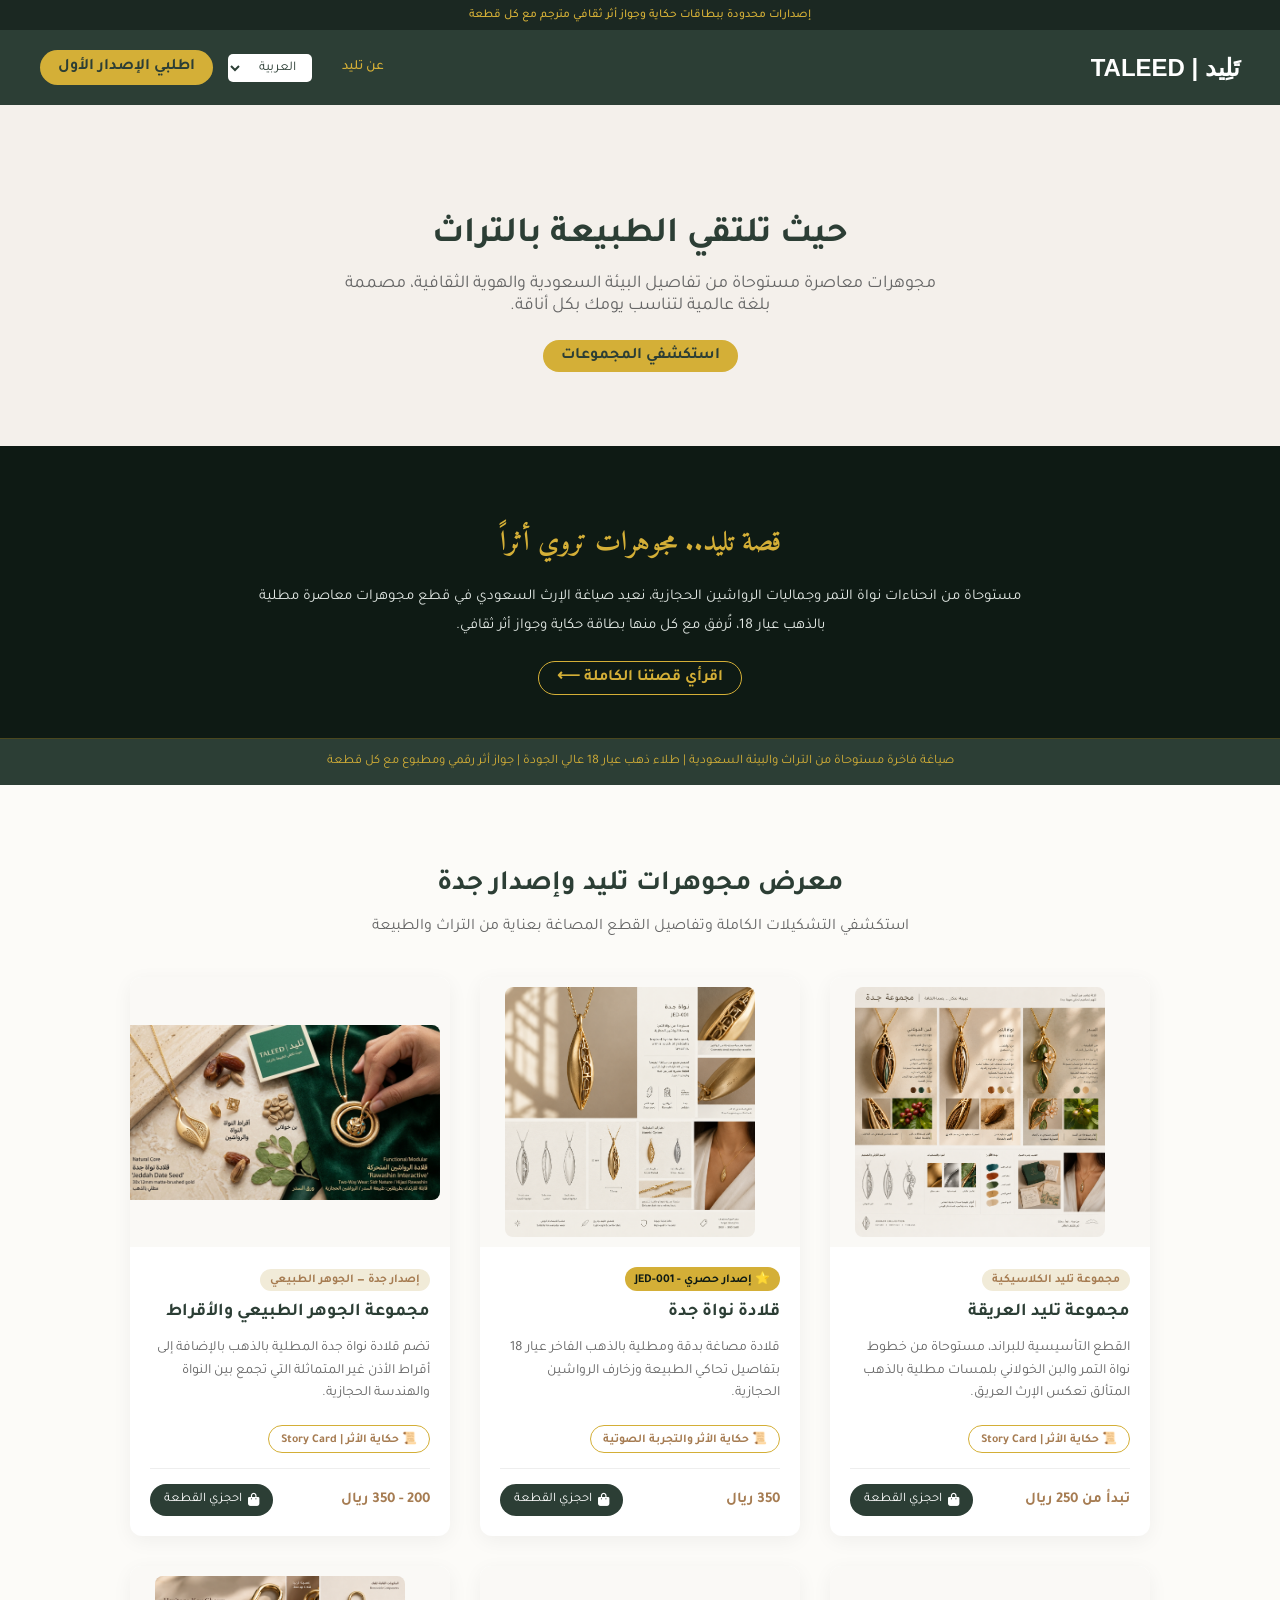
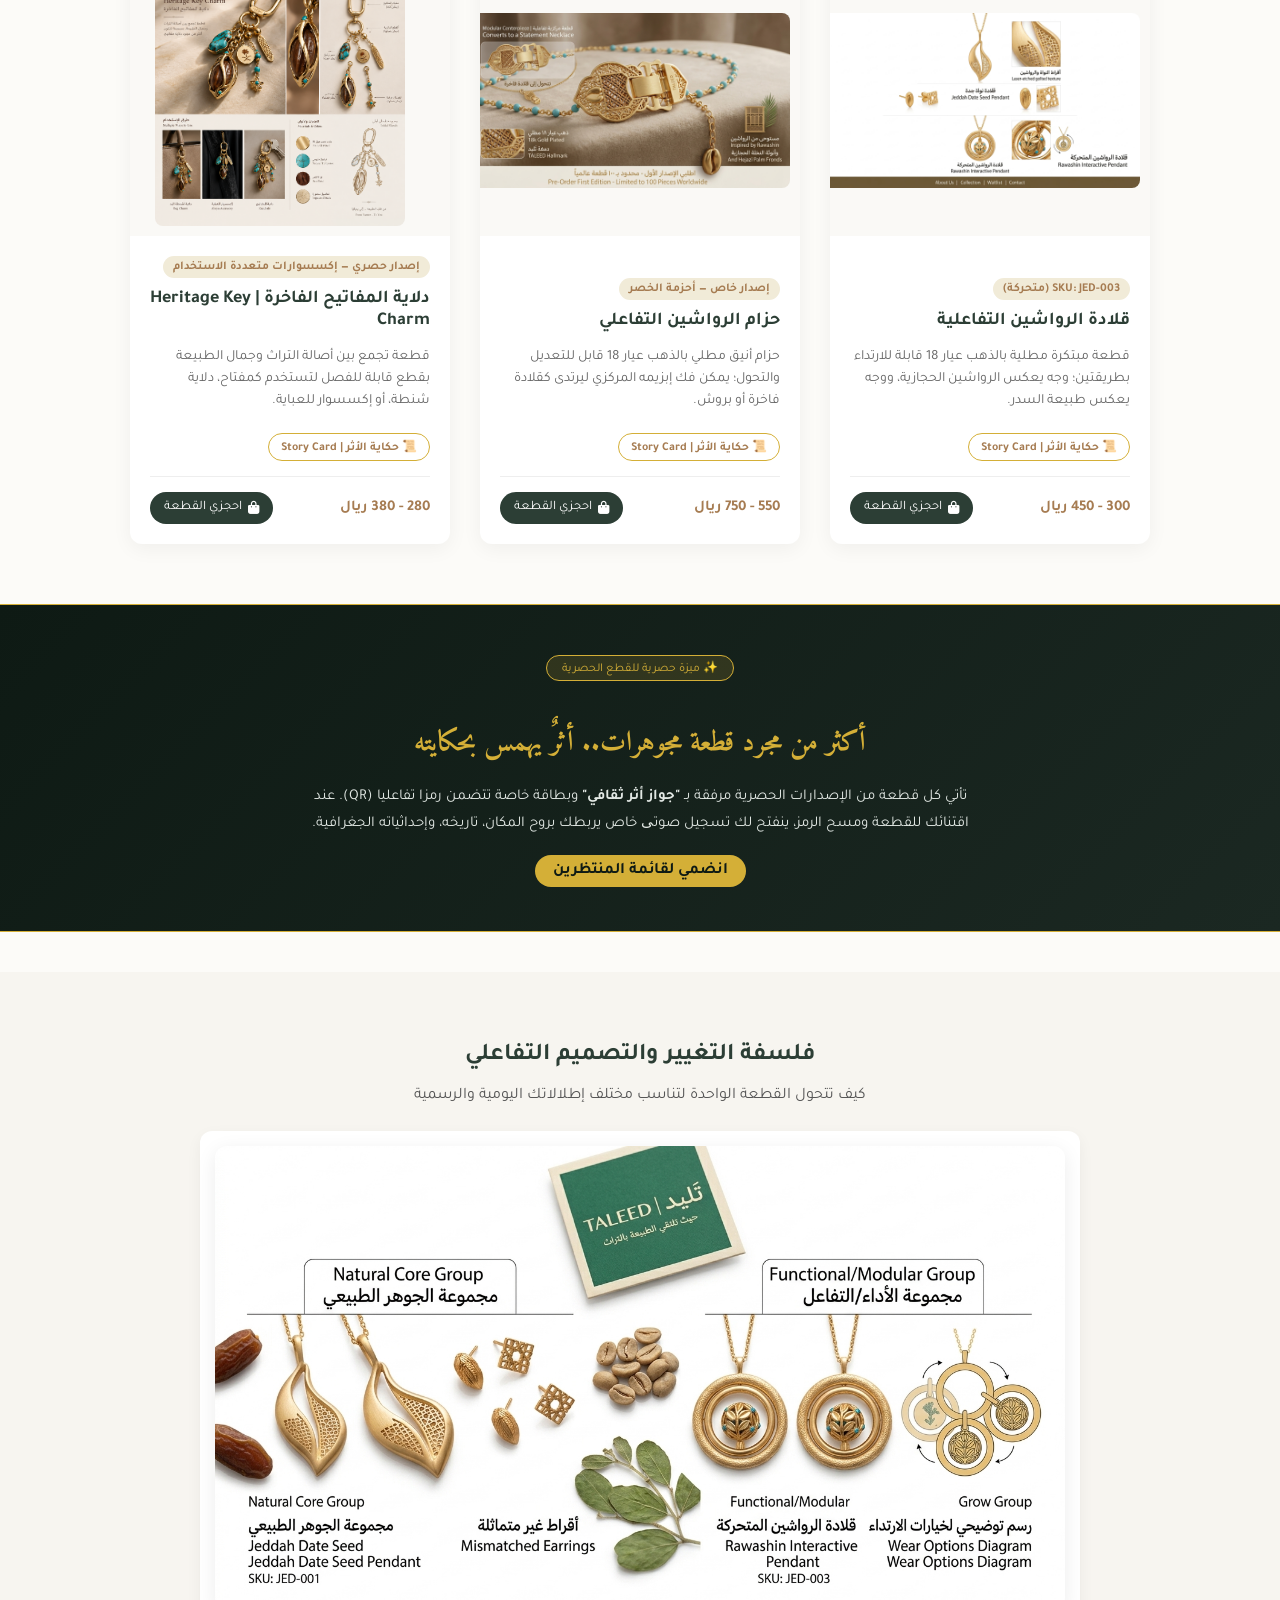
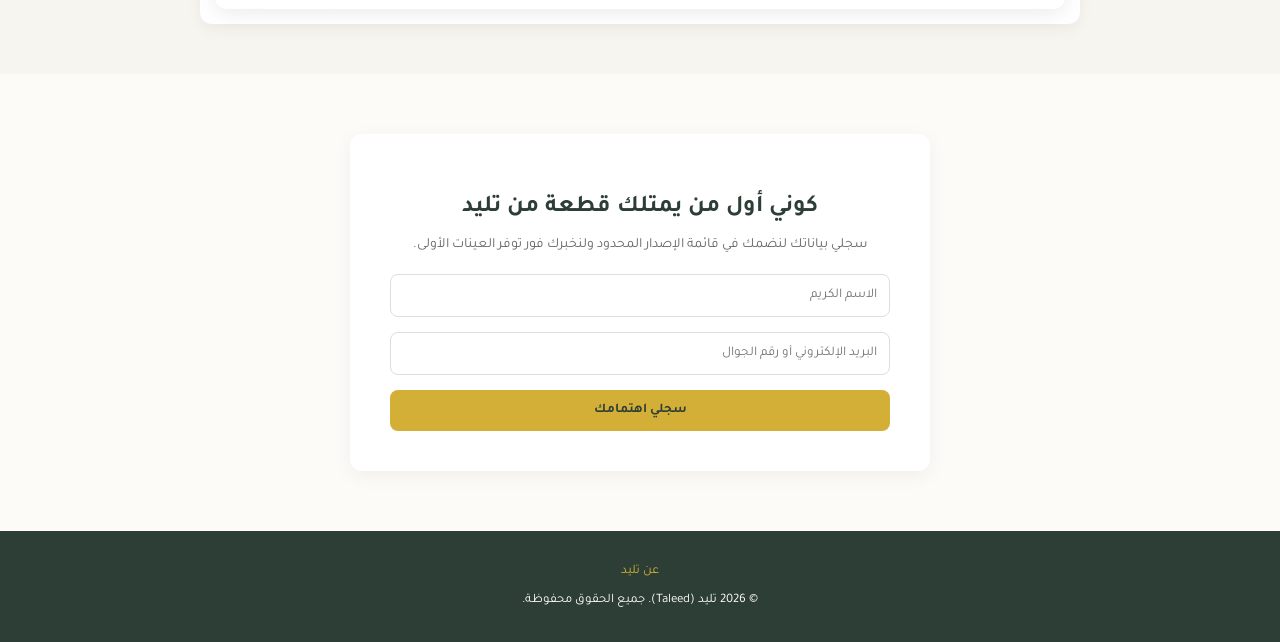
<file: index.html>
<!DOCTYPE html>
<html lang="ar" dir="rtl" id="htmlRoot">
<head>
    <meta charset="UTF-8">
    <meta name="viewport" content="width=device-width, initial-scale=1.0">
    <title id="pageTitle">تليد | مجوهرات معاصرة مستوحاة من التراث</title>
    <!-- استيراد الخطوط والأيقونات -->
    <link href="https://fonts.googleapis.com/css2?family=Tajawal:wght@300;400;500;700&family=Amiri:wght@400;700&display=swap" rel="stylesheet">
    <link rel="stylesheet" href="https://cdnjs.cloudflare.com/ajax/libs/font-awesome/6.4.0/css/all.min.css">
    <link rel="stylesheet" href="style.css">
    <style>
        .story-modal {
            display: none;
            position: fixed;
            top: 0; left: 0; width: 100%; height: 100%;
            background: rgba(14, 26, 20, 0.85);
            backdrop-filter: blur(8px);
            z-index: 1000;
            justify-content: center;
            align-items: center;
            padding: 20px;
        }
        .story-modal-content {
            background: #0E1A14;
            border: 1px solid #D4AF37;
            border-radius: 16px;
            max-width: 450px;
            width: 100%;
            padding: 30px 25px;
            text-align: center;
            color: #F4F1EA;
            box-shadow: 0 20px 40px rgba(0,0,0,0.8);
            position: relative;
        }
        .modal-close {
            position: absolute;
            top: 15px; left: 15px;
            color: #D4AF37;
            font-size: 20px;
            cursor: pointer;
        }
        .modal-title {
            font-family: 'Amiri', serif;
            color: #D4AF37;
            font-size: 22px;
            margin-bottom: 10px;
        }
        .modal-coords {
            font-size: 11px;
            color: #D4AF37;
            border: 1px solid rgba(212, 175, 55, 0.4);
            display: inline-block;
            padding: 3px 12px;
            border-radius: 15px;
            margin-bottom: 15px;
            direction: ltr;
        }
        .modal-text {
            font-size: 14px;
            line-height: 1.8;
            color: #E2E8E4;
            margin-bottom: 20px;
        }
        .experience-teaser {
            background: linear-gradient(135deg, #0E1A14 0%, #1b2822 100%);
            border-top: 1px solid #D4AF37;
            border-bottom: 1px solid #D4AF37;
            color: #F4F1EA;
            padding: 50px 20px;
            text-align: center;
        }
        .teaser-badge {
            background: rgba(212, 175, 55, 0.15);
            color: #D4AF37;
            border: 1px solid #D4AF37;
            font-size: 12px;
            padding: 4px 15px;
            border-radius: 50px;
            display: inline-block;
            margin-bottom: 15px;
        }
    </style>
</head>
<body id="top">

    <!-- شريط الإهداء والحصرية -->
    <div style="background-color: #1b2822; color: #d4af37; font-size: 12px; text-align: center; padding: 8px; font-weight: 500;">
        <span data-ar="إصدارات محدودة ببطاقات حكاية وجواز أثر ثقافي مترجم مع كل قطعة" data-en="Limited editions with story cards and a translated cultural impact passport with every piece">
            إصدارات محدودة ببطاقات حكاية وجواز أثر ثقافي مترجم مع كل قطعة
        </span>
    </div>

    <!-- الهيدر -->
    <header>
        <h1><a href="#top" style="color: inherit; text-decoration: none;">تَلِيد | TALEED</a></h1>
        <div class="header-right">
            <nav style="display: inline-block; margin-left: 15px; margin-right: 15px;">
                <a href="about.html" style="color: #D4AF37; text-decoration: none; font-size: 14px; font-weight: 500;" data-ar="عن تليد" data-en="About Taleed">عن تليد</a>
            </nav>
            <div class="lang-selector">
                <select id="langSelect" onchange="changeLanguage(this.value)">
                    <option value="ar" selected>العربية</option>
                    <option value="en">English</option>
                </select>
            </div>
            <a href="#order" class="btn" data-ar="اطلبي الإصدار الأول" data-en="Order First Edition">اطلبي الإصدار الأول</a>
        </div>
    </header>

    <!-- القسم الرئيسي -->
    <section class="hero">
        <h1 data-ar="حيث تلتقي الطبيعة بالتراث" data-en="Where Nature Meets Heritage">حيث تلتقي الطبيعة بالتراث</h1>
        <p data-ar="مجوهرات معاصرة مستوحاة من تفاصيل البيئة السعودية والهوية الثقافية، مصممة بلغة عالمية لتناسب يومك بكل أناقة." data-en="Contemporary jewelry inspired by the details of the Saudi environment and cultural identity, designed with a global language to suit your everyday elegance.">مجوهرات معاصرة مستوحاة من تفاصيل البيئة السعودية والهوية الثقافية، مصممة بلغة عالمية لتناسب يومك بكل أناقة.</p>
        <a href="#products" class="btn" data-ar="استكشفي المجموعات" data-en="Explore Collections">استكشفي المجموعات</a>
    </section>

    <!-- قسم نبذة تشويقية عن البراند -->
    <section style="background-color: #0E1A14; color: #F4F1EA; padding: 50px 20px; text-align: center; border-bottom: 1px solid rgba(212, 175, 55, 0.3);">
        <div style="max-width: 800px; margin: 0 auto;">
            <h2 style="font-family: 'Amiri', serif; color: #D4AF37; font-size: 28px; margin-bottom: 15px;" data-ar="قصة تليد.. مجوهرات تروي أثراً" data-en="The Story of Taleed.. Jewelry Telling a Legacy">قصة تليد.. مجوهرات تروي أثراً</h2>
            <p style="font-size: 15px; line-height: 1.9; color: #E2E8E4; margin-bottom: 25px;" 
               data-ar="مستوحاة من انحناءات نواة التمر وجماليات الرواشين الحجازية، نعيد صياغة الإرث السعودي في قطع مجوهرات معاصرة مطلية بالذهب عيار 18، تُرفق مع كل منها بطاقة حكاية وجواز أثر ثقافي." 
               data-en="Inspired by the curves of date pits and Hijazi Rawasheen aesthetics, we reimagine Saudi heritage in modern 18K gold-plated jewelry pieces, each accompanied by a story card and cultural passport.">
                مستوحاة من انحناءات نواة التمر وجماليات الرواشين الحجازية، نعيد صياغة الإرث السعودي في قطع مجوهرات معاصرة مطلية بالذهب عيار 18، تُرفق مع كل منها بطاقة حكاية وجواز أثر ثقافي.
            </p>
            <a href="about.html" class="btn" style="background: transparent; border: 1px solid #D4AF37; color: #D4AF37;" data-ar="اقرأي قصتنا الكاملة ⟵" data-en="Read Our Full Story ⟶">اقرأي قصتنا الكاملة ⟵</a>
        </div>
    </section>

    <!-- شريط المميزات -->
    <section style="background-color: #2c3e35; color: #d4af37; padding: 15px 20px; text-align: center; font-size: 13px;">
        <span data-ar="صياغة فاخرة مستوحاة من التراث والبيئة السعودية | طلاء ذهب عيار 18 عالي الجودة | جواز أثر رقمي ومطبوع مع كل قطعة" data-en="Luxury craftsmanship inspired by Saudi heritage | High-quality 18K gold plating | Digital & printed cultural passport with every piece">
            صياغة فاخرة مستوحاة من التراث والبيئة السعودية | طلاء ذهب عيار 18 عالي الجودة | جواز أثر رقمي ومطبوع مع كل قطعة
        </span>
    </section>

    <!-- معرض المنتجات الشامل -->
    <section id="products">
        <h2 style="text-align: center; color: #2c3e35;" data-ar="معرض مجوهرات تليد وإصدار جدة" data-en="Taleed Jewelry Showcase & Jeddah Edition">معرض مجوهرات تليد وإصدار جدة</h2>
        <p style="text-align: center; margin-bottom: 40px; color: #666;" data-ar="استكشفي التشكيلات الكاملة وتفاصيل القطع المصاغة بعناية من التراث والطبيعة" data-en="Explore the complete collections and meticulously crafted pieces inspired by heritage and nature">استكشفي التشكيلات الكاملة وتفاصيل القطع المصاغة بعناية من التراث والطبيعة</p>
        
        <div class="product-showcase">
            
            <!-- 1. مجموعة تليد الأساسية -->
            <div class="product-item">
                <div class="product-visual">
                    <img src="talid-collection.png" alt="مجموعة تليد الأساسية">
                </div>
                <div class="product-info">
                    <span class="product-tag" data-ar="مجموعة تليد الكلاسيكية" data-en="Taleed Classic Collection">مجموعة تليد الكلاسيكية</span>
                    <h3 data-ar="مجموعة تليد العريقة" data-en="The Heritage Collection">مجموعة تليد العريقة</h3>
                    <p data-ar="القطع التأسيسية للبراند، مستوحاة من خطوط نواة التمر والبن الخولاني بلمسات مطلية بالذهب المتألق تعكس الإرث العريق." data-en="Foundational pieces inspired by date pits and Khawlani coffee beans, with radiant gold-plated touches reflecting deep heritage.">القطع التأسيسية للبراند، مستوحاة من خطوط نواة التمر والبن الخولاني بلمسات مطلية بالذهب المتألق تعكس الإرث العريق.</p>
                    <div style="margin-bottom: 15px;">
                        <button onclick="openStoryModal('مجموعة تليد العريقة', 'Taleed Heritage Collection', '📍 24.7136° N, 46.6753° E', 'قطع تأسيسية تعبر عن أصالة النخيل وكرم الضيافة بأسلوب معاصر.', 'Foundational pieces expressing the authenticity of palms and hospitality in a contemporary style.')" 
                                style="background: none; border: 1px solid #d4af37; color: #a67c52; padding: 5px 12px; border-radius: 15px; cursor: pointer; font-family: Tajawal; font-size: 12px; font-weight: bold;"
                                data-ar="📜 حكاية الأثر | Story Card" data-en="📜 Story Card">📜 حكاية الأثر | Story Card</button>
                    </div>
                    <div class="product-actions">
                        <span class="price" data-ar="تبدأ من 250 ريال" data-en="Starts from 250 SAR">تبدأ من 250 ريال</span>
                        <a href="#order" class="add-to-cart-btn"><i class="fas fa-shopping-bag"></i> <span data-ar="احجزي القطعة" data-en="Reserve Piece">احجزي القطعة</span></a>
                    </div>
                </div>
            </div>

            <!-- 2. قلادة نواة جدة (إصدار حصري) -->
            <div class="product-item">
                <div class="product-visual">
                    <img src="jed-001.png" alt="قلادة نواة جدة">
                </div>
                <div class="product-info">
                    <span class="product-tag" style="background-color: #D4AF37; color: #0E1A14; font-weight: bold;" data-ar="⭐ إصدار حصري - JED-001" data-en="⭐ Exclusive Edition - JED-001">⭐ إصدار حصري - JED-001</span>
                    <h3 data-ar="قلادة نواة جدة" data-en="Jeddah Date Pit Pendant">قلادة نواة جدة</h3>
                    <p data-ar="قلادة مصاغة بدقة ومطلية بالذهب الفاخر عيار 18 بتفاصيل تحاكي الطبيعة وزخارف الرواشين الحجازية." data-en="A meticulously crafted pendant plated in luxurious 18K gold with details mimicking nature and Hijazi Rawasheen motifs.">قلادة مصاغة بدقة ومطلية بالذهب الفاخر عيار 18 بتفاصيل تحاكي الطبيعة وزخارف الرواشين الحجازية.</p>
                    <div style="margin-bottom: 15px;">
                        <button onclick="openStoryModal('قلادة نواة جدة', 'Jeddah Date Pit Pendant', '📍 21.5433° N, 39.1728° E', 'تجمع بين انحناءات النواة وانسيابية المشربيات الحجازية في جدة التاريخية. تأتي هذه القطعة الحصرية مع بطاقة أثر تحمل رمزاً صوتياً خاصاً بعد الشراء.', 'Combines date pit curves with the fluidity of Hijazi Mashrabiya in Historic Jeddah. Comes with a unique audio QR card after purchase.')" 
                                style="background: none; border: 1px solid #d4af37; color: #a67c52; padding: 5px 12px; border-radius: 15px; cursor: pointer; font-family: Tajawal; font-size: 12px; font-weight: bold;"
                                data-ar="📜 حكاية الأثر والتجربة الصوتية" data-en="📜 Story & Audio Experience">📜 حكاية الأثر والتجربة الصوتية</button>
                    </div>
                    <div class="product-actions">
                        <span class="price" data-ar="350 ريال" data-en="350 SAR">350 ريال</span>
                        <a href="#order" class="add-to-cart-btn"><i class="fas fa-shopping-bag"></i> <span data-ar="احجزي القطعة" data-en="Reserve Piece">احجزي القطعة</span></a>
                    </div>
                </div>
            </div>

            <!-- 3. مجموعة الجوهر الطبيعي -->
            <div class="product-item">
                <div class="product-visual">
                    <img src="natural-core-collection.png.jpg" alt="مجموعة الجوهر الطبيعي">
                </div>
                <div class="product-info">
                    <span class="product-tag" data-ar="إصدار جدة — الجوهر الطبيعي" data-en="Jeddah Edition — Natural Core">إصدار جدة — الجوهر الطبيعي</span>
                    <h3 data-ar="مجموعة الجوهر الطبيعي والأقراط" data-en="Natural Core Collection & Earrings">مجموعة الجوهر الطبيعي والأقراط</h3>
                    <p data-ar="تضم قلادة نواة جدة المطلية بالذهب بالإضافة إلى أقراط الأذن غير المتماثلة التي تجمع بين النواة والهندسة الحجازية." data-en="Includes the gold-plated Jeddah pendant alongside asymmetrical earrings blending the date pit with Hijazi architecture.">تضم قلادة نواة جدة المطلية بالذهب بالإضافة إلى أقراط الأذن غير المتماثلة التي تجمع بين النواة والهندسة الحجازية.</p>
                    <div style="margin-bottom: 15px;">
                        <button onclick="openStoryModal('مجموعة الجوهر الطبيعي', 'Natural Core Collection', '📍 21.5433° N, 39.1728° E', 'تصميم الأقراط غير المتماثلة يعكس الفلسفة المعمارية الحديثة القائمة على التباين والتناغم الحجازي.', 'Asymmetrical earrings design reflects modern architectural philosophy based on contrast and Hijazi harmony.')" 
                                style="background: none; border: 1px solid #d4af37; color: #a67c52; padding: 5px 12px; border-radius: 15px; cursor: pointer; font-family: Tajawal; font-size: 12px; font-weight: bold;"
                                data-ar="📜 حكاية الأثر | Story Card" data-en="📜 Story Card">📜 حكاية الأثر | Story Card</button>
                    </div>
                    <div class="product-actions">
                        <span class="price" data-ar="200 - 350 ريال" data-en="200 - 350 SAR">200 - 350 ريال</span>
                        <a href="#order" class="add-to-cart-btn"><i class="fas fa-shopping-bag"></i> <span data-ar="احجزي القطعة" data-en="Reserve Piece">احجزي القطعة</span></a>
                    </div>
                </div>
            </div>

            <!-- 4. قلادة الرواشين التفاعلية -->
            <div class="product-item">
                <div class="product-visual">
                    <img id="modularPendantImg" src="rawashin-interactive.png.jpg" alt="قلادة الرواشين المتحركة">
                </div>
                <div class="product-info">
                    <span class="product-tag" data-ar="SKU: JED-003 (متحركة)" data-en="SKU: JED-003 (Modular)">SKU: JED-003 (متحركة)</span>
                    <h3 data-ar="قلادة الرواشين التفاعلية" data-en="Interactive Rawashin Pendant">قلادة الرواشين التفاعلية</h3>
                    <p data-ar="قطعة مبتكرة مطلية بالذهب عيار 18 قابلة للارتداء بطريقتين؛ وجه يعكس الرواشين الحجازية، ووجه يعكس طبيعة السدر." data-en="An innovative 18K gold-plated piece wearable two ways; one side reflecting Hijazi Rawasheen, the other Sidr nature.">قطعة مبتكرة مطلية بالذهب عيار 18 قابلة للارتداء بطريقتين؛ وجه يعكس الرواشين الحجازية، ووجه يعكس طبيعة السدر.</p>
                    <div style="margin-bottom: 15px;">
                        <button onclick="openStoryModal('قلادة الرواشين التفاعلية', 'Interactive Rawashin Pendant', '📍 21.5433° N, 39.1728° E', 'تصميم معاصر قابل للدوران يمنحك خيار التبديل بين الأصالة الحجازية وأناقة الطبيعة بلمسة واحدة.', 'A rotatable contemporary design giving you the option to switch between Hijazi authenticity and nature elegance.')" 
                                style="background: none; border: 1px solid #d4af37; color: #a67c52; padding: 5px 12px; border-radius: 15px; cursor: pointer; font-family: Tajawal; font-size: 12px; font-weight: bold;"
                                data-ar="📜 حكاية الأثر | Story Card" data-en="📜 Story Card">📜 حكاية الأثر | Story Card</button>
                    </div>
                    <div class="product-actions">
                        <span class="price" data-ar="300 - 450 ريال" data-en="300 - 450 SAR">300 - 450 ريال</span>
                        <a href="#order" class="add-to-cart-btn"><i class="fas fa-shopping-bag"></i> <span data-ar="احجزي القطعة" data-en="Reserve Piece">احجزي القطعة</span></a>
                    </div>
                </div>
            </div>

            <!-- 5. حزام الرواشين التفاعلي -->
            <div class="product-item">
                <div class="product-visual">
                    <img src="Taleed-belt.jpg" alt="حزام الرواشين التفاعلي">
                </div>
                <div class="product-info">
                    <span class="product-tag" data-ar="إصدار خاص — أحزمة الخصر" data-en="Special Edition — Waist Belts">إصدار خاص — أحزمة الخصر</span>
                    <h3 data-ar="حزام الرواشين التفاعلي" data-en="Interactive Rawashin Belt">حزام الرواشين التفاعلي</h3>
                    <p data-ar="حزام أنيق مطلي بالذهب عيار 18 قابل للتعديل والتحول؛ يمكن فك إبزيمه المركزي ليرتدى كقلادة فاخرة أو بروش." data-en="An elegant 18K gold-plated adjustable belt; its central buckle can be detached to wear as a luxury pendant or brooch.">حزام أنيق مطلي بالذهب عيار 18 قابل للتعديل والتحول؛ يمكن فك إبزيمه المركزي ليرتدى كقلادة فاخرة أو بروش.</p>
                    <div style="margin-bottom: 15px;">
                        <button onclick="openStoryModal('حزام الرواشين التفاعلي', 'Interactive Rawashin Belt', '📍 21.5433° N, 39.1728° E', 'مستوحى من المحزم الحجازي الأصيل بإعادة صياغة عصرية تسمح بتنسيقه مع العبايات.', 'Inspired by the authentic Hijazi belt reimagined in a modern style to coordinate with Abayas.')" 
                                style="background: none; border: 1px solid #d4af37; color: #a67c52; padding: 5px 12px; border-radius: 15px; cursor: pointer; font-family: Tajawal; font-size: 12px; font-weight: bold;"
                                data-ar="📜 حكاية الأثر | Story Card" data-en="📜 Story Card">📜 حكاية الأثر | Story Card</button>
                    </div>
                    <div class="product-actions">
                        <span class="price" data-ar="550 - 750 ريال" data-en="550 - 750 SAR">550 - 750 ريال</span>
                        <a href="#order" class="add-to-cart-btn"><i class="fas fa-shopping-bag"></i> <span data-ar="احجزي القطعة" data-en="Reserve Piece">احجزي القطعة</span></a>
                    </div>
                </div>
            </div>

            <!-- 6. دلاية المفاتيح الفاخرة -->
            <div class="product-item">
                <div class="product-visual">
                    <img src="Key-charm.png" alt="دلاية المفاتيح الفاخرة">
                </div>
                <div class="product-info">
                    <span class="product-tag" data-ar="إصدار حصري — إكسسوارات متعددة الاستخدام" data-en="Exclusive Edition — Multi-use Accessories">إصدار حصري — إكسسوارات متعددة الاستخدام</span>
                    <h3 data-ar="دلاية المفاتيح الفاخرة | Heritage Key Charm" data-en="Heritage Key Charm">دلاية المفاتيح الفاخرة | Heritage Key Charm</h3>
                    <p data-ar="قطعة تجمع بين أصالة التراث وجمال الطبيعة بقطع قابلة للفصل لتستخدم كمفتاح، دلاية شنطة، أو إكسسوار للعباية." data-en="A piece blending heritage and nature with detachable parts to use as a keychain, bag charm, or abaya accessory.">قطعة تجمع بين أصالة التراث وجمال الطبيعة بقطع قابلة للفصل لتستخدم كمفتاح، دلاية شنطة، أو إكسسوار للعباية.</p>
                    <div style="margin-bottom: 15px;">
                        <button onclick="openStoryModal('دلاية المفاتيح الفاخرة', 'Heritage Key Charm', '📍 21.5433° N, 39.1728° E', 'مصاغة بذهب عيار 18 والتركواز الطبيعي، مستوحاة من عراقة النخيل والهندسة المعمارية.', 'Crafted in 18K gold and natural turquoise, inspired by palm heritage and architecture.')" 
                                style="background: none; border: 1px solid #d4af37; color: #a67c52; padding: 5px 12px; border-radius: 15px; cursor: pointer; font-family: Tajawal; font-size: 12px; font-weight: bold;"
                                data-ar="📜 حكاية الأثر | Story Card" data-en="📜 Story Card">📜 حكاية الأثر | Story Card</button>
                    </div>
                    <div class="product-actions">
                        <span class="price" data-ar="280 - 380 ريال" data-en="280 - 380 SAR">280 - 380 ريال</span>
                        <a href="#order" class="add-to-cart-btn"><i class="fas fa-shopping-bag"></i> <span data-ar="احجزي القطعة" data-en="Reserve Piece">احجزي القطعة</span></a>
                    </div>
                </div>
            </div>

        </div>
    </section>

    <!-- قسم تشويقي خاص بـ تجربة الأثر والصوت -->
    <section class="experience-teaser">
        <div style="max-width: 700px; margin: 0 auto;">
            <div class="teaser-badge" data-ar="✨ ميزة حصرية للقطع الحصرية" data-en="✨ Exclusive Feature for Limited Pieces">✨ ميزة حصرية للقطع الحصرية</div>
            <h2 style="font-family: 'Amiri', serif; color: #D4AF37; font-size: 28px; margin-bottom: 15px;" data-ar="أكثر من مجرد قطعة مجوهرات.. أثرٌ يهمس بحكايته" data-en="More Than Just Jewelry.. An Impact Whispering Its Story">أكثر من مجرد قطعة مجوهرات.. أثرٌ يهمس بحكايته</h2>
            <p style="font-size: 15px; line-height: 1.8; color: #E2E8E4; margin-bottom: 25px;" data-ar="تأتي كل قطعة من الإصدارات الحصرية مرفقة بـ &lt;strong&gt;&quot;جواز أثر ثقافي&quot;&lt;/strong&gt; وبطاقة خاصة تتضمن رمزا تفاعليا (QR). عند اقتنائك للقطعة ومسح الرمز، ينفتح لك تسجيل صوتی خاص يربطك بروح المكان، تاريخه، وإحداثياته الجغرافية." data-en="Each piece from the exclusive editions comes with a &lt;strong&gt;&quot;Cultural Impact Passport&quot;&lt;/strong&gt; and a special card containing a QR code. When you acquire the piece and scan the code, a private audio recording opens, connecting you to the soul, history, and coordinates of the place.">
                تأتي كل قطعة من الإصدارات الحصرية مرفقة بـ <strong>"جواز أثر ثقافي"</strong> وبطاقة خاصة تتضمن رمزا تفاعليا (QR). عند اقتنائك للقطعة ومسح الرمز، ينفتح لك تسجيل صوتی خاص يربطك بروح المكان، تاريخه، وإحداثياته الجغرافية.
            </p>
            <a href="#order" class="btn" style="background-color: #D4AF37; color: #0E1A14; font-weight: bold;" data-ar="انضمي لقائمة المنتظرين" data-en="Join the Waitlist">انضمي لقائمة المنتظرين</a>
        </div>
    </section>

    <!-- قسم فلسفة التغيير والتصميم التفاعلي -->
    <section class="diagram-section" style="background-color: #f7f5f0; padding: 50px 20px; text-align: center;">
        <h2 style="color: #2c3e35; font-family: Tajawal; margin-bottom: 10px;" data-ar="فلسفة التغيير والتصميم التفاعلي" data-en="Philosophy of Transformation & Modular Design">فلسفة التغيير والتصميم التفاعلي</h2>
        <p style="margin-bottom: 25px; color: #555;" data-ar="كيف تتحول القطعة الواحدة لتناسب مختلف إطلالاتك اليومية والرسمية" data-en="How a single piece transforms to suit your daily and formal looks">كيف تتحول القطعة الواحدة لتناسب مختلف إطلالاتك اليومية والرسمية</p>
        <div class="img-container" style="max-width: 850px; margin: 0 auto;">
            <img src="wear-options-diagram.png.jpg" alt="رسم توضيحي لخيارات الارتداء" style="width: 100%; border-radius: 12px; box-shadow: 0 5px 20px rgba(0,0,0,0.08);">
        </div>
    </section>

    <!-- قسم الطلب المسبق -->
    <section id="order">
        <div class="waitlist">
            <h2 data-ar="كوني أول من يمتلك قطعة من تليد" data-en="Be the First to Own a Taleed Piece">كوني أول من يمتلك قطعة من تليد</h2>
            <p data-ar="سجلي بياناتك لنضمك في قائمة الإصدار المحدود ولنخبرك فور توفر العينات الأولى." data-en="Register your details to join the limited edition waitlist and be notified when the first samples arrive.">سجلي بياناتك لنضمك في قائمة الإصدار المحدود ولنخبرك فور توفر العينات الأولى.</p>
            <form onsubmit="handleFormSubmit(event)">
                <input type="text" id="nameInput" placeholder="الاسم الكريم" required data-ar-placeholder="الاسم الكريم" data-en-placeholder="Full Name">
                <input type="email" id="emailInput" placeholder="البريد الإلكتروني أو رقم الجوال" required data-ar-placeholder="البريد الإلكتروني أو رقم الجوال" data-en-placeholder="Email or Phone Number">
                <button type="submit" class="btn" style="background-color: #D4AF37; color: #2C3E35;" data-ar="سجلي اهتمامك" data-en="Register Interest">سجلي اهتمامك</button>
            </form>
        </div>
    </section>

    <!-- النافذة المنبثقة الفاخرة لعرض حكاية الأثر -->
    <div id="storyModal" class="story-modal">
        <div class="story-modal-content">
            <span class="modal-close" onclick="closeStoryModal()">&times;</span>
            <div id="modalTitle" class="modal-title">عنوان القطعة</div>
            <div id="modalCoords" class="modal-coords">📍 الإحداثيات الجغرافية</div>
            <p id="modalText" class="modal-text">تفاصيل قصة الأثر...</p>
            <button onclick="closeStoryModal()" style="background: #D4AF37; border: none; color: #0E1A14; padding: 8px 20px; border-radius: 20px; font-weight: bold; cursor: pointer; font-family: Tajawal;" data-ar="إغلاق" data-en="Close">إغلاق</button>
        </div>
    </div>

    <footer>
        <p style="margin-bottom: 10px;">
            <a href="about.html" style="color: #D4AF37; text-decoration: none; font-size: 13px;" data-ar="عن تليد" data-en="About Taleed">عن تليد</a>
        </p>
        <p data-ar="&copy; 2026 تليد (Taleed). جميع الحقوق محفوظة." data-en="&copy; 2026 Taleed. All rights reserved.">&copy; 2026 تليد (Taleed). جميع الحقوق محفوظة.</p>
    </footer>

    <!-- استدعاء ملف الجافاسكريبت الموحد -->
    <script src="script.js"></script>
</body>
</html>
</file>
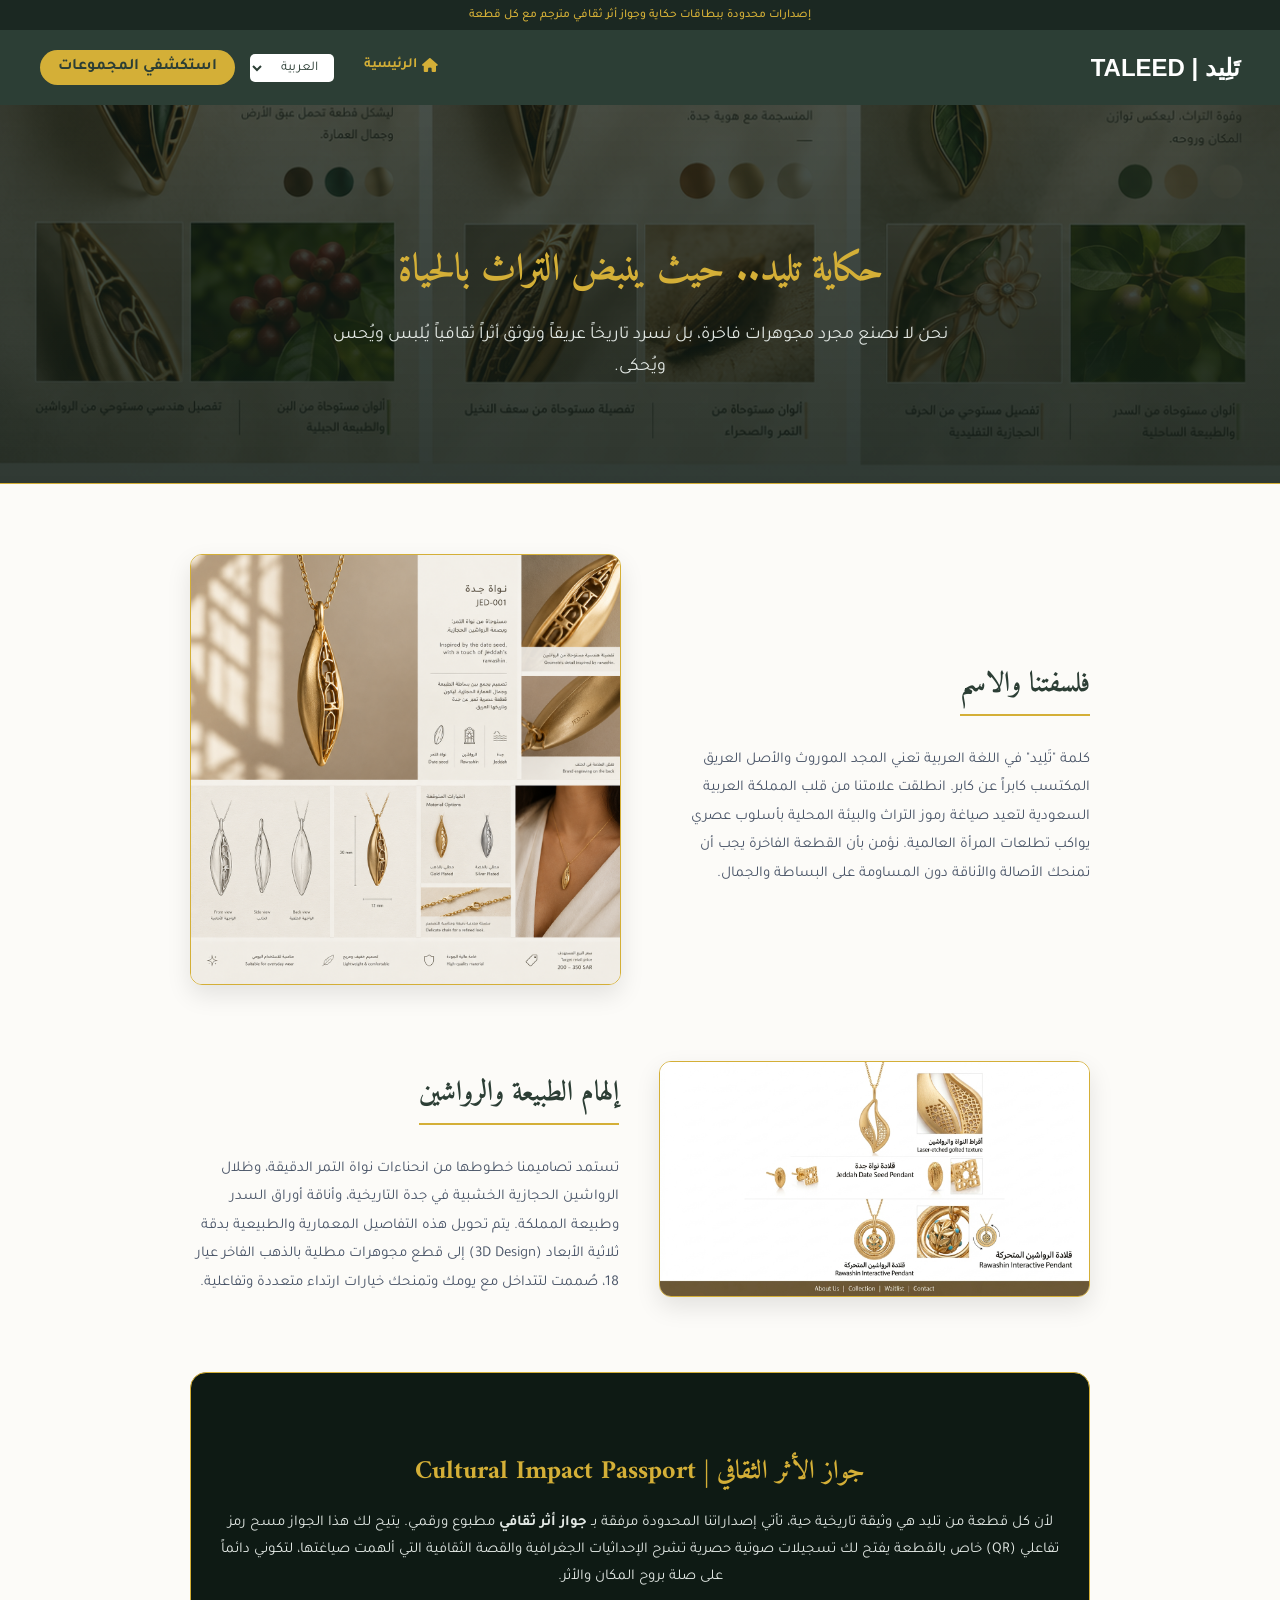
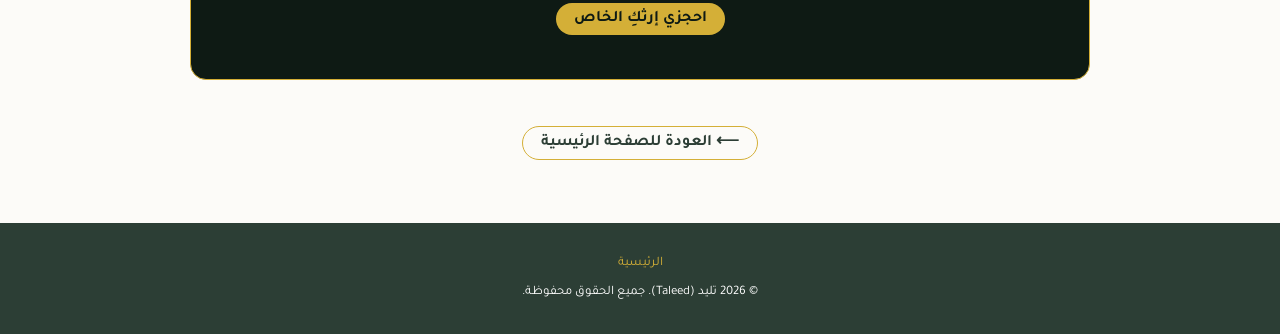
<file: about.html>
<!DOCTYPE html>
<html lang="ar" dir="rtl" id="htmlRoot">
<head>
    <meta charset="UTF-8">
    <meta name="viewport" content="width=device-width, initial-scale=1.0">
    <title id="pageTitle">عن تليد | أصالة التراث بأناقة معاصرة</title>
    <!-- استيراد الخطوط والأيقونات -->
    <link href="https://fonts.googleapis.com/css2?family=Tajawal:wght@300;400;500;700&family=Amiri:wght@400;700&display=swap" rel="stylesheet">
    <link rel="stylesheet" href="https://cdnjs.cloudflare.com/ajax/libs/font-awesome/6.4.0/css/all.min.css">
    <link rel="stylesheet" href="style.css">
    <style>
        .about-hero {
            background: linear-gradient(rgba(14, 26, 20, 0.75), rgba(14, 26, 20, 0.85)), url('talid-collection.png') center/cover no-repeat;
            padding: 100px 20px;
            text-align: center;
            color: #F4F1EA;
            border-bottom: 1px solid #D4AF37;
        }
        .about-hero h1 {
            font-family: 'Amiri', serif;
            color: #D4AF37;
            font-size: 38px;
            margin-bottom: 15px;
        }
        .about-hero p {
            font-size: 18px;
            max-width: 650px;
            margin: 0 auto;
            color: #E2E8E4;
            line-height: 1.8;
        }
        .about-section {
            padding: 70px 20px;
            max-width: 900px;
            margin: 0 auto;
        }
        .story-block {
            display: flex;
            align-items: center;
            gap: 40px;
            margin-bottom: 60px;
            flex-wrap: wrap;
        }
        .story-block:nth-child(even) {
            flex-direction: row-reverse;
        }
        .story-text {
            flex: 1;
            min-width: 300px;
        }
        .story-text h2 {
            font-family: 'Amiri', serif;
            color: #2C3E35;
            font-size: 28px;
            margin-bottom: 15px;
            border-bottom: 2px solid #D4AF37;
            display: inline-block;
            padding-bottom: 5px;
        }
        .story-text p {
            color: #4A5568;
            line-height: 1.9;
            font-size: 15px;
        }
        .story-img {
            flex: 1;
            min-width: 280px;
            border-radius: 12px;
            overflow: hidden;
            border: 1px solid #D4AF37;
            box-shadow: 0 10px 25px rgba(0,0,0,0.1);
        }
        .story-img img {
            width: 100%;
            height: auto;
            display: block;
            transition: transform 0.5s ease;
        }
        .story-img:hover img {
            transform: scale(1.03);
        }
        .passport-highlight {
            background-color: #0E1A14;
            color: #F4F1EA;
            padding: 50px 30px;
            border-radius: 16px;
            border: 1px solid #D4AF37;
            text-align: center;
            margin-top: 40px;
        }
        .passport-highlight h3 {
            font-family: 'Amiri', serif;
            color: #D4AF37;
            font-size: 26px;
            margin-bottom: 15px;
        }
        .back-nav-btn {
            color: #D4AF37;
            text-decoration: none;
            font-size: 14px;
            font-weight: bold;
            margin-left: 15px;
            margin-right: 15px;
            display: inline-flex;
            align-items: center;
            gap: 5px;
        }
    </style>
</head>
<body id="top">

    <!-- شريط الإهداء والحصرية -->
    <div style="background-color: #1b2822; color: #d4af37; font-size: 12px; text-align: center; padding: 8px; font-weight: 500;">
        <span data-ar="إصدارات محدودة ببطاقات حكاية وجواز أثر ثقافي مترجم مع كل قطعة" data-en="Limited editions with story cards and a translated cultural impact passport with every piece">
            إصدارات محدودة ببطاقات حكاية وجواز أثر ثقافي مترجم مع كل قطعة
        </span>
    </div>

    <!-- الهيدر -->
    <header>
        <h1><a href="index.html" style="color: inherit; text-decoration: none;">تَلِيد | TALEED</a></h1>
        <div class="header-right">
            <nav style="display: inline-block;">
                <!-- زر العودة للرئيسية في الهيدر -->
                <a href="index.html" class="back-nav-btn">
                    <i class="fas fa-home"></i>
                    <span data-ar="الرئيسية" data-en="Home">الرئيسية</span>
                </a>
            </nav>
            <div class="lang-selector">
                <select id="langSelect" onchange="changeLanguage(this.value)">
                    <option value="ar" selected>العربية</option>
                    <option value="en">English</option>
                </select>
            </div>
            <a href="index.html#products" class="btn" data-ar="استكشفي المجموعات" data-en="Explore Collections">استكشفي المجموعات</a>
        </div>
    </header>

    <!-- قسم الهيرو في صفحة عن تليد -->
    <section class="about-hero">
        <h1 data-ar="حكاية تليد.. حيث ينبض التراث بالحياة" data-en="The Story of Taleed.. Where Heritage Comes Alive">حكاية تليد.. حيث ينبض التراث بالحياة</h1>
        <p data-ar="نحن لا نصنع مجرد مجوهرات فاخرة، بل نسرد تاريخاً عريقاً ونوثق أثراً ثقافياً يُلبس ويُحس ويُحكى." data-en="We don't just create fine jewelry; we tell rich histories and document a cultural legacy to be worn, felt, and passed down.">
            نحن لا نصنع مجرد مجوهرات فاخرة، بل نسرد تاريخاً عريقاً ونوثق أثراً ثقافياً يُلبس ويُحس ويُحكى.
        </p>
    </section>

    <!-- المحتوى الرئيسي لقصة البراند -->
    <section class="about-section">
        
        <!-- القصة الأولى: الفلسفة والاسم -->
        <div class="story-block">
            <div class="story-text">
                <h2 data-ar="فلسفتنا والاسم" data-en="Our Philosophy & Name">فلسفتنا والاسم</h2>
                <p data-ar="كلمة &quot;تَلِيد&quot; في اللغة العربية تعني المجد الموروث والأصل العريق المكتسب كابراً عن كابر. انطلقت علامتنا من قلب المملكة العربية السعودية لتعيد صياغة رموز التراث والبيئة المحلية بأسلوب عصري يواكب تطلعات المرأة العالمية. نؤمن بأن القطعة الفاخرة يجب أن تمنحك الأصالة والأناقة دون المساومة على البساطة والجمال." 
                   data-en="The Arabic word &quot;Taleed&quot; signifies deep-rooted, inherited legacy and nobility. Born from the heart of Saudi Arabia, our brand reimagines traditional elements into modern luxury for the global woman, believing true elegance seamlessly blends heritage with contemporary minimalism.">
                    كلمة "تَلِيد" في اللغة العربية تعني المجد الموروث والأصل العريق المكتسب كابراً عن كابر. انطلقت علامتنا من قلب المملكة العربية السعودية لتعيد صياغة رموز التراث والبيئة المحلية بأسلوب عصري يواكب تطلعات المرأة العالمية. نؤمن بأن القطعة الفاخرة يجب أن تمنحك الأصالة والأناقة دون المساومة على البساطة والجمال.
                </p>
            </div>
            <div class="story-img">
                <img src="jed-001.png" alt="قلادة تليد">
            </div>
        </div>

        <!-- القصة الثانية: الهام الطبيعة والعمارة -->
        <div class="story-block">
            <div class="story-text">
                <h2 data-ar="إلهام الطبيعة والرواشين" data-en="Inspiration: Nature & Rawasheen">إلهام الطبيعة والرواشين</h2>
                <p data-ar="تستمد تصاميمنا خطوطها من انحناءات نواة التمر الدقيقة، وظلال الرواشين الحجازية الخشبية في جدة التاريخية، وأناقة أوراق السدر وطبيعة المملكة. يتم تحويل هذه التفاصيل المعمارية والطبيعية بدقة ثلاثية الأبعاد (3D Design) إلى قطع مجوهرات مطلية بالذهب الفاخر عيار 18، صُممت لتتداخل مع يومك وتمنحك خيارات ارتداء متعددة وتفاعلية." 
                   data-en="Our designs draw lines from the contours of date pits, the intricate geometric shadows of Historic Jeddah's Hijazi Rawasheen, and the resilience of Sidr trees. Using precision 3D CAD modeling, these cultural elements are transformed into 18K gold-plated wearable art pieces with multi-functional wearing options.">
                    تستمد تصاميمنا خطوطها من انحناءات نواة التمر الدقيقة، وظلال الرواشين الحجازية الخشبية في جدة التاريخية، وأناقة أوراق السدر وطبيعة المملكة. يتم تحويل هذه التفاصيل المعمارية والطبيعية بدقة ثلاثية الأبعاد (3D Design) إلى قطع مجوهرات مطلية بالذهب الفاخر عيار 18، صُممت لتتداخل مع يومك وتمنحك خيارات ارتداء متعددة وتفاعلية.
                </p>
            </div>
            <div class="story-img">
                <img src="rawashin-interactive.png.jpg" alt="تصميم الرواشين">
            </div>
        </div>

        <!-- القصة الثالثة: جواز الأثر الثقافي -->
        <div class="passport-highlight">
            <h3 data-ar="جواز الأثر الثقافي | Cultural Impact Passport" data-en="Cultural Impact Passport">جواز الأثر الثقافي | Cultural Impact Passport</h3>
            <p style="line-height: 1.8; color: #E2E8E4; font-size: 15px; margin-bottom: 20px;" 
               data-ar="لأن كل قطعة من تليد هي وثيقة تاريخية حية، تأتي إصداراتنا المحدودة مرفقة بـ **جواز أثر ثقافي** مطبوع ورقمي. يتيح لك هذا الجواز مسح رمز تفاعلي (QR) خاص بالقطعة يفتح لك تسجيلات صوتية حصرية تشرح الإحداثيات الجغرافية والقصة الثقافية التي ألهمت صياغتها، لتكوني دائماً على صلة بروح المكان والأثر." 
               data-en="Because every Taleed creation is a living historical document, our limited editions include a printed & digital Cultural Impact Passport. Scanning the private QR code grants you access to exclusive audio experiences sharing the geographic coordinates and cultural narrative behind your piece.">
                لأن كل قطعة من تليد هي وثيقة تاريخية حية، تأتي إصداراتنا المحدودة مرفقة بـ <strong>جواز أثر ثقافي</strong> مطبوع ورقمي. يتيح لك هذا الجواز مسح رمز تفاعلي (QR) خاص بالقطعة يفتح لك تسجيلات صوتية حصرية تشرح الإحداثيات الجغرافية والقصة الثقافية التي ألهمت صياغتها، لتكوني دائماً على صلة بروح المكان والأثر.
            </p>
            <a href="index.html#order" class="btn" style="background-color: #D4AF37; color: #0E1A14; font-weight: bold;" data-ar="احجزي إرثكِ الخاص" data-en="Reserve Your Legacy">احجزي إرثكِ الخاص</a>
        </div>

        <!-- زر العودة الصريح للرئيسية أسفل المحتوى -->
        <div style="text-align: center; margin-top: 50px;">
            <a href="index.html" class="btn" style="background: transparent; border: 1px solid #D4AF37; color: #2C3E35;" data-ar="⟵ العودة للصفحة الرئيسية" data-en="⟶ Back to Home Page">⟵ العودة للصفحة الرئيسية</a>
        </div>

    </section>

    <footer>
        <p style="margin-bottom: 10px;">
            <a href="index.html" style="color: #D4AF37; text-decoration: none; font-size: 13px;" data-ar="الرئيسية" data-en="Home">الرئيسية</a>
        </p>
        <p data-ar="&copy; 2026 تليد (Taleed). جميع الحقوق محفوظة." data-en="&copy; 2026 Taleed. All rights reserved.">&copy; 2026 تليد (Taleed). جميع الحقوق محفوظة.</p>
    </footer>

    <script src="script.js"></script>
</body>
</html>
</file>
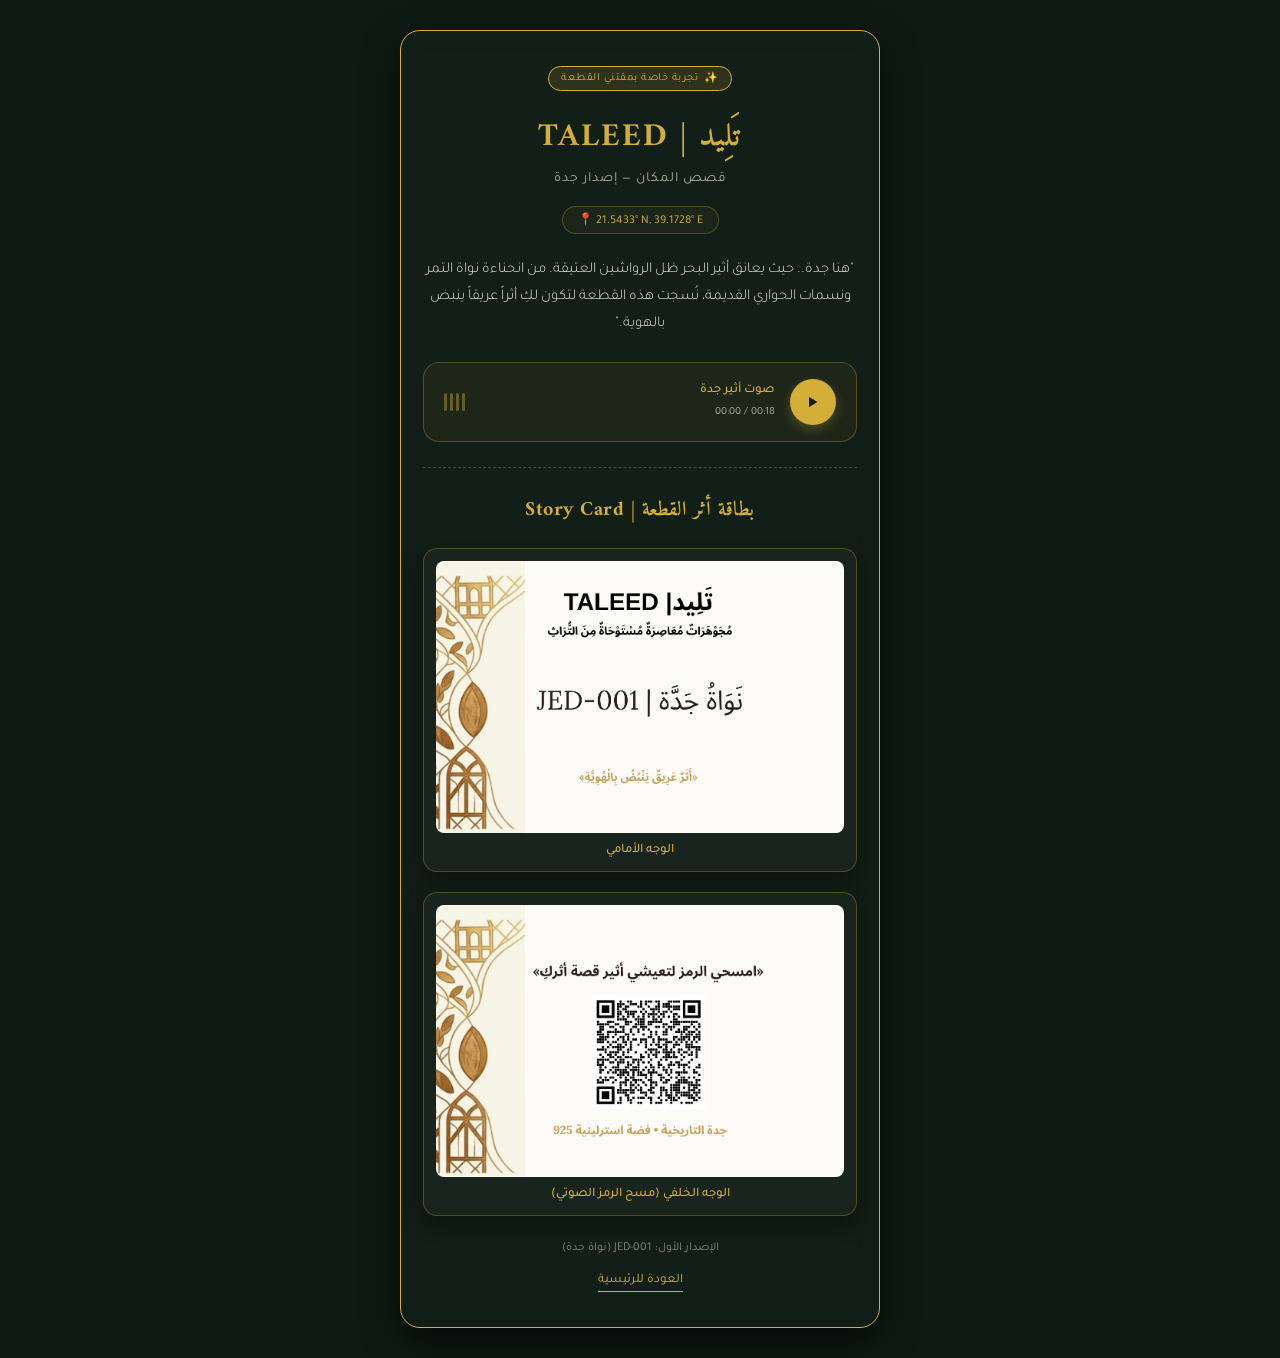
<file: story-jeddah.html>
<!DOCTYPE html>
<html lang="ar" dir="rtl">
<head>
    <meta charset="UTF-8">
    <meta name="viewport" content="width=device-width, initial-scale=1.0">
    <meta name="robots" content="noindex, nofollow">
    <title>تليد | صوت المكان — إصدار جدة</title>
    <link href="https://fonts.googleapis.com/css2?family=Tajawal:wght@300;400;500;700&family=Amiri:wght@400;700&display=swap" rel="stylesheet">
    <style>
        * {
            box-sizing: border-box;
            margin: 0;
            padding: 0;
            font-family: 'Tajawal', sans-serif;
        }
        body {
            background-color: #0E1A14; /* الأخضر الزيتي الداكن الفاخر */
            color: #F4F1EA;
            display: flex;
            justify-content: center;
            align-items: center;
            min-height: 100vh;
            padding: 30px 15px;
            text-align: center;
        }
        .container {
            max-width: 480px;
            width: 100%;
            background: rgba(255, 255, 255, 0.02);
            border: 1px solid #D4AF37;
            padding: 35px 22px;
            border-radius: 20px;
            box-shadow: 0 15px 35px rgba(0,0,0,0.6);
            backdrop-filter: blur(12px);
            position: relative;
        }
        .exclusive-badge {
            display: inline-flex;
            align-items: center;
            gap: 6px;
            background: rgba(212, 175, 55, 0.15);
            color: #D4AF37;
            border: 1px solid #D4AF37;
            font-size: 11px;
            padding: 4px 12px;
            border-radius: 50px;
            margin-bottom: 18px;
            letter-spacing: 0.5px;
        }
        .logo {
            font-size: 32px;
            font-weight: 700;
            color: #D4AF37;
            letter-spacing: 2px;
            margin-bottom: 6px;
            font-family: 'Amiri', serif;
        }
        .subtitle {
            font-size: 14px;
            color: #A3B19B;
            margin-bottom: 18px;
            letter-spacing: 1px;
        }
        .coordinates {
            font-size: 12px;
            color: #D4AF37;
            border: 1px solid rgba(212, 175, 55, 0.3);
            display: inline-block;
            padding: 5px 15px;
            border-radius: 20px;
            margin-bottom: 22px;
            background: rgba(212, 175, 55, 0.05);
            direction: ltr;
        }
        .story-text {
            font-size: 15px;
            line-height: 1.8;
            color: #E2E8E4;
            margin-bottom: 25px;
            font-weight: 300;
        }

        /* --- مشغل صوت فاخر ومخصص --- */
        .custom-audio-container {
            background: rgba(212, 175, 55, 0.06);
            border: 1px solid rgba(212, 175, 55, 0.3);
            border-radius: 16px;
            padding: 16px 20px;
            margin-bottom: 25px;
            display: flex;
            align-items: center;
            justify-content: space-between;
            gap: 15px;
        }
        .play-btn {
            background: #D4AF37;
            border: none;
            width: 46px;
            height: 46px;
            border-radius: 50%;
            display: flex;
            justify-content: center;
            align-items: center;
            cursor: pointer;
            transition: all 0.3s ease;
            box-shadow: 0 4px 12px rgba(212, 175, 55, 0.3);
            flex-shrink: 0;
        }
        .play-btn:hover {
            transform: scale(1.05);
            background: #e5c158;
        }
        .play-btn svg {
            fill: #0E1A14;
            width: 18px;
            height: 18px;
            margin-left: -2px; /* ضبط محاذاة سهم التشغيل */
        }
        .play-btn.playing svg {
            margin-left: 0;
        }
        .audio-info {
            flex-grow: 1;
            text-align: right;
        }
        .audio-title {
            font-size: 13px;
            color: #D4AF37;
            font-weight: 500;
            margin-bottom: 4px;
        }
        .audio-timer {
            font-size: 11px;
            color: #A3B19B;
            direction: ltr;
            display: inline-block;
        }
        /* موجات صوتية تفاعلية */
        .sound-wave {
            display: flex;
            align-items: center;
            gap: 3px;
            height: 18px;
        }
        .sound-wave span {
            width: 3px;
            height: 100%;
            background-color: rgba(212, 175, 55, 0.4);
            border-radius: 3px;
            transition: height 0.2s ease;
        }
        .sound-wave.active span {
            background-color: #D4AF37;
            animation: wave 1.2s infinite ease-in-out alternate;
        }
        .sound-wave.active span:nth-child(1) { animation-delay: 0.1s; }
        .sound-wave.active span:nth-child(2) { animation-delay: 0.3s; }
        .sound-wave.active span:nth-child(3) { animation-delay: 0.2s; }
        .sound-wave.active span:nth-child(4) { animation-delay: 0.4s; }

        @keyframes wave {
            0% { height: 4px; }
            100% { height: 18px; }
        }

        /* --- قسم عرض البطاقة --- */
        .story-card-section {
            margin: 25px 0 20px 0;
            padding-top: 25px;
            border-top: 1px dashed rgba(212, 175, 55, 0.3);
        }
        .card-title {
            font-family: 'Amiri', serif;
            color: #D4AF37;
            margin-bottom: 20px;
            font-size: 20px;
            letter-spacing: 0.5px;
        }
        .cards-wrapper {
            display: flex;
            flex-direction: column;
            gap: 20px;
            align-items: center;
        }
        .card-item {
            background: rgba(253, 251, 247, 0.03);
            padding: 12px;
            border-radius: 14px;
            border: 1px solid rgba(212, 175, 55, 0.3);
            box-shadow: 0 8px 20px rgba(0, 0, 0, 0.4);
            width: 100%;
            transition: transform 0.3s ease, border-color 0.3s ease;
        }
        .card-item:hover {
            transform: translateY(-3px);
            border-color: #D4AF37;
        }
        .card-item img {
            width: 100%;
            height: auto;
            border-radius: 8px;
            display: block;
        }
        .card-label {
            margin-top: 10px;
            font-size: 13px;
            color: #D4AF37;
            font-weight: 500;
        }

        .footer-note {
            margin-top: 25px;
            font-size: 12px;
            color: #7A8B80;
        }
        .btn-back {
            display: inline-block;
            margin-top: 18px;
            color: #D4AF37;
            text-decoration: none;
            font-size: 13px;
            border-bottom: 1px solid #D4AF37;
            padding-bottom: 2px;
            transition: opacity 0.2s;
        }
        .btn-back:hover {
            opacity: 0.8;
        }
    </style>
</head>
<body>

    <div class="container">
        <!-- وسام الحصرية للعميل -->
        <div class="exclusive-badge">
            <span>✨</span> تجربة خاصة بمقتني القطعة
        </div>

        <div class="logo">تَلِيد | TALEED</div>
        <div class="subtitle">قصص المكان — إصدار جدة</div>
        
        <div class="coordinates">📍 21.5433° N, 39.1728° E</div>

        <p class="story-text">
            "هنا جدة.. حيث يعانق أثير البحر ظل الرواشين العتيقة. من انحناءة نواة التمر ونسمات الحواري القديمة، نُسجت هذه القطعة لتكون لكِ أثراً عريقاً ينبض بالهوية."
        </p>

        <!-- مشغل الصوت الفاخر التفاعلي -->
        <div class="custom-audio-container">
            <button class="play-btn" id="playBtn" onclick="toggleAudio()" aria-label="تشغيل الصوت">
                <!-- أيقونة التشغيل الافتراضية -->
                <svg id="playIcon" viewBox="0 0 24 24"><path d="M8 5v14l11-7z"/></svg>
            </button>
            
            <div class="audio-info">
                <div class="audio-title">صوت أثير جدة</div>
                <div class="audio-timer" id="audioTimer">00:00 / 00:18</div>
            </div>

            <!-- موجات صوتية تتفاعل عند التشغيل -->
            <div class="sound-wave" id="soundWave">
                <span></span><span></span><span></span><span></span>
            </div>

            <!-- عنصر الصوت المخفي الذي يتم التحكم به بالجافاسكريبت -->
            <audio id="taleedAudio">
                <source src="audio-jeddah.mp3?v=2" type="audio/mpeg">
                متصفحك لا يدعم تشغيل المقطع الصوتي.
            </audio>
        </div>

        <!-- قسم بطاقات القصة المدمجة -->
        <div class="story-card-section">
            <h3 class="card-title">بطاقة أثر القطعة | Story Card</h3>
            
            <div class="cards-wrapper">
                <!-- الوجه الأمامي -->
                <div class="card-item">
                    <img src="images/card-front.png" alt="بطاقة تليد - الوجه الأمامي">
                    <p class="card-label">الوجه الأمامي</p>
                </div>

                <!-- الوجه الخلفي مع QR Code -->
                <div class="card-item">
                    <img src="images/card-back.png" alt="بطاقة تليد - الوجه الخلفي والرمز التفاعلي">
                    <p class="card-label">الوجه الخلفي (مسح الرمز الصوتي)</p>
                </div>
            </div>
        </div>

        <p class="footer-note">الإصدار الأول: JED-001 (نواة جدة)</p>
        
        <a href="index.html" class="btn-back">العودة للرئيسية</a>
    </div>

    <!-- برمجة التحكم في الصوت والمؤثرات -->
    <script>
        const audio = document.getElementById('taleedAudio');
        const playBtn = document.getElementById('playBtn');
        const playIcon = document.getElementById('playIcon');
        const soundWave = document.getElementById('soundWave');
        const audioTimer = document.getElementById('audioTimer');

        function toggleAudio() {
            if (audio.paused) {
                audio.play();
                playIcon.innerHTML = '<path d="M6 19h4V5H6v14zm8-14v14h4V5h-4z"/>'; // أيقونة الإيقاف المؤقت
                playBtn.classList.add('playing');
                soundWave.classList.add('active');
            } else {
                audio.pause();
                playIcon.innerHTML = '<path d="M8 5v14l11-7z"/>'; // أيقونة التشغيل
                playBtn.classList.remove('playing');
                soundWave.classList.remove('active');
            }
        }

        // تحديث العداد والموجات الصوتية عند انتهاء المقطع
        audio.addEventListener('ended', () => {
            playIcon.innerHTML = '<path d="M8 5v14l11-7z"/>';
            playBtn.classList.remove('playing');
            soundWave.classList.remove('active');
        });

        // تحديث العداد الزمني بالثواني
        audio.addEventListener('timeupdate', () => {
            const current = formatTime(audio.currentTime);
            const duration = isNaN(audio.duration) ? '00:18' : formatTime(audio.duration);
            audioTimer.innerText = `${current} / ${duration}`;
        });

        function formatTime(seconds) {
            const mins = Math.floor(seconds / 60);
            const secs = Math.floor(seconds % 60);
            return `${mins < 10 ? '0' : ''}${mins}:${secs < 10 ? '0' : ''}${secs}`;
        }
    </script>
</body>
</html>
</file>
<file: style.css>
/* التنسيقات العامة للموقع */
body {
    font-family: 'Tajawal', sans-serif;
    background-color: #fcfbf8;
    color: #2c3e35;
    margin: 0;
    padding: 0;
    direction: rtl;
    text-align: right;
}

header {
    display: flex;
    justify-content: space-between;
    align-items: center;
    padding: 20px 40px;
    background-color: #2c3e35;
    color: #fff;
}

header h1 {
    font-family: 'Montserrat', sans-serif;
    font-size: 24px;
    margin: 0;
}

.header-right {
    display: flex;
    align-items: center;
    gap: 15px;
}

.lang-selector select {
    padding: 6px 12px;
    border-radius: 5px;
    border: none;
    background-color: #fff;
    color: #2c3e35;
    font-family: 'Tajawal', sans-serif;
    cursor: pointer;
}

.btn {
    padding: 8px 18px;
    background-color: #d4af37;
    color: #2c3e35;
    border-radius: 20px;
    text-decoration: none;
    font-weight: bold;
    transition: 0.3s;
}

.btn:hover {
    background-color: #c59b27;
}

.hero {
    text-align: center;
    padding: 80px 20px;
    background-color: #f4f0eb;
}

.hero h1 {
    font-size: 36px;
    color: #2c3e35;
    margin-bottom: 15px;
}

.hero p {
    font-size: 18px;
    color: #666;
    max-width: 600px;
    margin: 0 auto 30px auto;
}

/* تنسيقات قسم المنتجات والمعرض */
#products {
    padding: 60px 20px;
    max-width: 1200px;
    margin: 0 auto;
}

#products h2 {
    text-align: center;
    font-size: 28px;
    margin-bottom: 10px;
    color: #2c3e35;
}

.product-showcase {
    display: flex;
    flex-wrap: wrap;
    justify-content: center;
    gap: 30px;
}

.product-item {
    width: 320px;
    background-color: #fff;
    border-radius: 12px;
    box-shadow: 0 5px 20px rgba(0,0,0,0.05);
    overflow: hidden;
    display: flex;
    flex-direction: column;
    justify-content: space-between;
}

/* تعديل مقاسات وحجم الصور لتظهر بشكل متناسق وثابت */
.product-visual {
    width: 100%;
    height: 250px; /* ارتفاع ثابت لعرض الكارت */
    background-color: #faf9f6;
    display: flex;
    justify-content: center;
    align-items: center;
    overflow: hidden;
    padding: 10px;
}

.product-visual img {
    max-width: 100%;
    max-height: 100%;
    object-fit: contain; /* يمنع تمدد الصورة أو ميلانها ويحافظ على أبعادها */
    border-radius: 8px;
}

.product-info {
    padding: 20px;
}

.product-tag {
    display: inline-block;
    padding: 4px 10px;
    background-color: #f1ebd8;
    color: #a67c52;
    border-radius: 20px;
    font-size: 12px;
    font-weight: bold;
    margin-bottom: 10px;
}

.product-info h3 {
    font-size: 18px;
    margin: 0 0 10px 0;
    color: #2c3e35;
}

.product-info p {
    font-size: 14px;
    color: #666;
    margin-bottom: 20px;
    line-height: 1.6;
}

.product-actions {
    display: flex;
    justify-content: space-between;
    align-items: center;
    border-top: 1px solid #eee;
    padding-top: 15px;
}

.price {
    font-weight: bold;
    color: #a67c52;
    font-size: 15px;
}

.add-to-cart-btn {
    padding: 8px 14px;
    background-color: #2c3e35;
    color: #fff;
    border-radius: 20px;
    text-decoration: none;
    font-size: 13px;
    display: flex;
    align-items: center;
    gap: 6px;
    transition: 0.3s;
}

.add-to-cart-btn:hover {
    background-color: #a67c52;
}

/* قسم الرسم التوضيحي لطرق الارتداء */
.diagram-section {
    background-color: #f7f5f0;
    padding: 60px 20px;
    text-align: center;
    margin-top: 40px;
}

.diagram-section h2 {
    color: #2c3e35;
    margin-bottom: 10px;
}

.img-container {
    max-width: 800px;
    margin: 0 auto;
    background: #fff;
    padding: 15px;
    border-radius: 12px;
    box-shadow: 0 5px 15px rgba(0,0,0,0.05);
}

.img-container img {
    width: 100%;
    height: auto;
    border-radius: 8px;
    display: block;
}

/* قسم قائمة الانتظار */
#order {
    padding: 60px 20px;
    text-align: center;
}

.waitlist {
    max-width: 500px;
    margin: 0 auto;
    background: #fff;
    padding: 40px;
    border-radius: 12px;
    box-shadow: 0 5px 20px rgba(0,0,0,0.05);
}

.waitlist h2 {
    margin-bottom: 10px;
    color: #2c3e35;
}

.waitlist p {
    color: #666;
    margin-bottom: 20px;
    font-size: 14px;
}

.waitlist form {
    display: flex;
    flex-direction: column;
    gap: 15px;
}

.waitlist input {
    padding: 12px;
    border: 1px solid #ddd;
    border-radius: 8px;
    font-family: 'Tajawal', sans-serif;
    outline: none;
}

.waitlist button {
    padding: 12px;
    border: none;
    border-radius: 8px;
    cursor: pointer;
    font-weight: bold;
    font-family: 'Tajawal', sans-serif;
    transition: 0.3s;
}

.waitlist button:hover {
    opacity: 0.9;
}

footer {
    text-align: center;
    padding: 20px;
    background-color: #2c3e35;
    color: #fff;
    font-size: 13px;
}
/* تنسيق مبدل طرق الارتداء التفاعلي */
.modular-toggle-container {
    display: flex;
    justify-content: center;
    gap: 8px;
    padding: 10px;
    background-color: #f7f5f0;
    border-bottom: 1px solid #eee;
}

.toggle-btn {
    background-color: transparent;
    border: 1px solid #d4af37;
    color: #2c3e35;
    padding: 6px 12px;
    border-radius: 20px;
    font-size: 11px;
    font-family: 'Tajawal', sans-serif;
    font-weight: bold;
    cursor: pointer;
    transition: all 0.3s ease;
}

.toggle-btn.active, .toggle-btn:hover {
    background-color: #2c3e35;
    color: #d4af37;
    border-color: #2c3e35;
}

/* تأثير التلاشي عند تغيير الصورة */
.fade-in-img {
    animation: fadeIn 0.4s ease-in-out;
}

@keyframes fadeIn {
    from { opacity: 0.4; }
    to { opacity: 1; }
}
</file>
